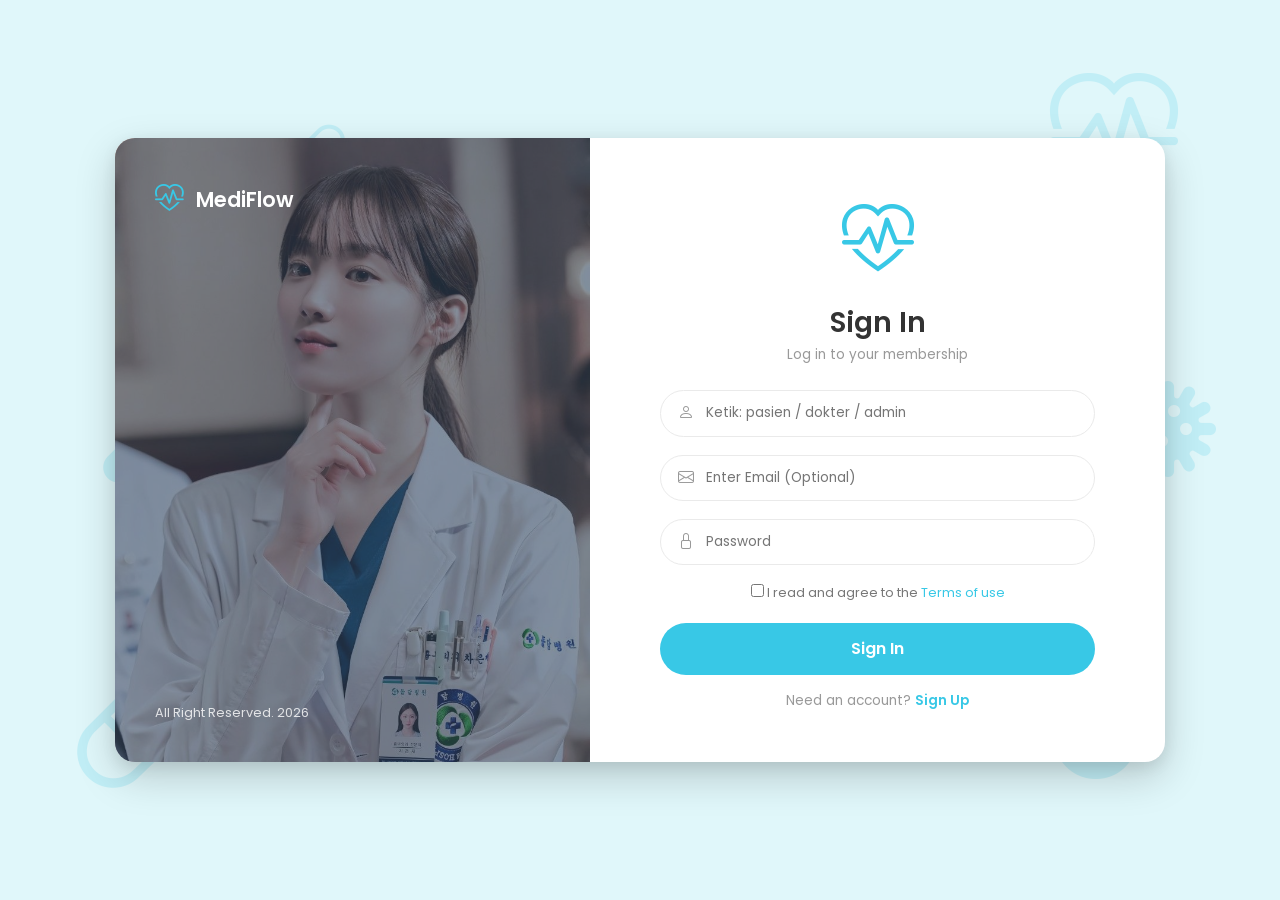
<file: index.html>
<!DOCTYPE html>
<html lang="id">
<head>
    <meta charset="UTF-8">
    <meta name="viewport" content="width=device-width, initial-scale=1.0">
    <title>MediFlow - Sign In</title>
    <link href="https://cdn.jsdelivr.net/npm/bootstrap@5.3.0/dist/css/bootstrap.min.css" rel="stylesheet">
    <link rel="stylesheet" href="https://cdn.jsdelivr.net/npm/bootstrap-icons@1.11.1/font/bootstrap-icons.css">
    <link href="https://fonts.googleapis.com/css2?family=Poppins:wght@400;500;600;700&display=swap" rel="stylesheet">
    
    <style>
        /* RESET DASAR */
        * { box-sizing: border-box; }

        /* --- ANIMASI MELAYANG HALUS --- */
        @keyframes floatAnim {
            0%, 100% { transform: translateY(0) rotate(0deg); }
            50% { transform: translateY(-25px) rotate(8deg); }
        }

        /* --- LATAR BELAKANG BIRU MUDA BERSIH --- */
        body.login-mode {
            background-color: #e0f7fa; 
            min-height: 100vh;
            display: flex;
            align-items: center;
            justify-content: center;
            margin: 0;
            padding: 20px;
            overflow: hidden;
            position: relative;
            font-family: 'Poppins', sans-serif;
        }

        /* --- SISTEM IKON BACKGROUND ALAT MEDIS --- */
        .bg-icon-container {
            position: absolute;
            top: 0; left: 0; width: 100%; height: 100%;
            z-index: 0;
            pointer-events: none;
        }

        .bg-icon {
            position: absolute;
            color: #38c8e6; 
            opacity: 0.18; 
            animation: floatAnim 8s ease-in-out infinite;
        }

        /* Sebaran Ikon Alat Medis di Seluruh Layar */
        .i1 { top: 5%; left: 5%; font-size: 7rem; }
        .i2 { top: 12%; left: 22%; font-size: 4rem; animation-delay: 1s; }
        .i3 { top: 5%; right: 8%; font-size: 8rem; animation-delay: 2s; }
        .i4 { top: 25%; right: 20%; font-size: 5rem; animation-delay: 0.5s; }
        .i5 { bottom: 8%; left: 6%; font-size: 9rem; animation-delay: 3s; }
        .i6 { bottom: 25%; left: 25%; font-size: 4rem; animation-delay: 1.5s; }
        .i7 { bottom: 10%; right: 10%; font-size: 7rem; animation-delay: 4s; }
        .i8 { bottom: 35%; right: 28%; font-size: 5rem; animation-delay: 2.5s; }
        .i9 { top: 45%; left: 8%; font-size: 5rem; animation-delay: 1.2s; }
        .i10 { top: 40%; right: 5%; font-size: 6rem; animation-delay: 0.8s; }
        .i11 { top: 20%; left: 40%; font-size: 3.5rem; animation-delay: 4.5s; }
        .i12 { bottom: 20%; right: 45%; font-size: 4.5rem; animation-delay: 3.2s; }

        /* --- LAYOUT LOGIN UTAMA --- */
        .login-wrapper {
            position: relative;
            z-index: 10;
        }

        .login-split {
            box-shadow: 0 15px 40px rgba(0, 0, 0, 0.18), 0 5px 15px rgba(0, 0, 0, 0.08);
            border-radius: 20px;
            overflow: hidden;
            background: white;
            display: flex;
            width: 1050px; 
            max-width: 100%;
            min-height: 580px; 
        }

        .log-left {
            flex: 1; 
            position: relative; 
            overflow: hidden; 
            padding: 40px; 
            display: flex; 
            flex-direction: column; 
            justify-content: space-between;
        }

        .log-right {
            flex: 1.1; 
            padding: 50px 70px; 
            display: flex;
            flex-direction: column;
            justify-content: center;
            align-items: stretch; 
        }

        .slider-overlay {
            position: absolute;
            top: 0; left: 0; right: 0; bottom: 0;
            background: rgba(52, 73, 94, 0.6); 
            z-index: 1;
        }

        /* Branding Panel Kiri */
        .cal-logo {
            display: flex; align-items: center; 
            color: white; font-weight: 600; font-size: 1.3rem;
            position: relative; z-index: 2;
        }
        .cal-logo i { font-size: 1.8rem; margin-right: 12px; color: #38c8e6; }

        /* Ikon Header Form Kanan */
        .form-logo { text-align: center; margin-bottom: 10px; }
        .form-logo i { font-size: 4.5rem; color: #38c8e6; }

        /* Input Styling */
        .input-icon { position: relative; margin-bottom: 18px; width: 100%; }
        .input-icon i { position: absolute; left: 18px; top: 50%; transform: translateY(-50%); color: #999; z-index: 5;}
        
        .cal-input {
            width: 100%; border-radius: 50px !important;
            padding: 12px 15px 12px 45px !important; 
            border: 1px solid #eaeaea !important;
            font-size: 0.85rem; color: #555;
        }
        .cal-input:focus { border-color: #38c8e6 !important; box-shadow: 0 0 0 3px rgba(56, 200, 230, 0.1) !important; outline: none;}

        .btn-cal {
            background-color: #38c8e6; color: white; border: none; width: 100%; padding: 14px;
            border-radius: 50px; font-weight: 600; transition: 0.3s; margin-top: 5px;
        }
        .btn-cal:hover { background-color: #2ab5d3; transform: translateY(-2px); }

        .cal-footer { position: relative; z-index: 2; color: rgba(255,255,255,0.8); font-size: 0.8rem; }
    </style>
</head>
<body class="login-mode">

    <div class="bg-icon-container">
        <i class="bi bi-stethoscope bg-icon i1"></i>
        <i class="bi bi-capsule bg-icon i2"></i>
        <i class="bi bi-heart-pulse bg-icon i3"></i>
        <i class="bi bi-syringe bg-icon i4"></i>
        <i class="bi bi-bandaid bg-icon i5"></i>
        <i class="bi bi-thermometer-half bg-icon i6"></i>
        <i class="bi bi-droplet-fill bg-icon i7"></i>
        <i class="bi bi-clipboard2-pulse bg-icon i8"></i>
        <i class="bi bi-capsule-pill bg-icon i9"></i>
        <i class="bi bi-virus bg-icon i10"></i>
        <i class="bi bi-medicine-bottle bg-icon i11"></i>
        <i class="bi bi-lungs bg-icon i12"></i>
    </div>

    <div class="login-wrapper">
        <div class="login-split">
            
            <div class="log-left">
                <img id="slider-image" src="images/wallpaper/rs1.jpg" style="position: absolute; top: 0; left: 0; width: 100%; height: 100%; object-fit: cover; z-index: 0; transition: opacity 0.8s ease-in-out;">
                <div class="slider-overlay"></div>
                <div class="cal-logo">
                    <i class="bi bi-heart-pulse"></i>
                    <span>MediFlow</span>
                </div>
                <div class="cal-footer">
                    All Right Reserved. 2026
                </div>
            </div>

            <div class="log-right">
                <div class="form-center">
                    <div class="form-logo">
                        <i class="bi bi-heart-pulse"></i>
                    </div>
                    <h3 style="color: #333; text-align: center; margin-bottom: 5px; font-weight: 600;">Sign In</h3>
                    <p style="color: #999; text-align: center; font-size: 0.85rem; margin-bottom: 25px;">Log in to your membership</p>

                    <div class="input-icon">
                        <i class="bi bi-person"></i>
                        <input type="text" id="loginUsername" class="cal-input" placeholder="Ketik: pasien / dokter / admin">
                    </div>
                    <div class="input-icon">
                        <i class="bi bi-envelope"></i>
                        <input type="email" class="cal-input" placeholder="Enter Email (Optional)">
                    </div>
                    <div class="input-icon">
                        <i class="bi bi-lock"></i>
                        <input type="password" class="cal-input" placeholder="Password">
                    </div>

                    <div class="text-center mb-3" style="font-size: 0.8rem;">
                        <input type="checkbox" id="terms">
                        <label for="terms" style="color: #777;"> I read and agree to the <a href="#" style="color: #38c8e6; text-decoration: none;">Terms of use</a></label>
                    </div>

                    <button class="btn-cal" onclick="prosesLoginManual()">Sign In</button>

                    <div class="text-center mt-3" style="font-size: 0.85rem; color: #999;">
                        Need an account? <a href="#" style="color: #38c8e6; text-decoration: none; font-weight: 600;">Sign Up</a>
                    </div>
                </div>
            </div>

        </div>
    </div>

    <script src="js/script.js"></script>

    <script>
        // 💥 LOGIKA LOGIN PINTAR (SUDAH DIUPDATE NAMA FILENYA) 💥
        function prosesLoginManual() {
            // Ambil apa yang diketik user di kotak username
            let inputUser = document.getElementById("loginUsername").value.toLowerCase().trim();

            if (inputUser === "dokter") {
                window.location.href = "pages/dokter/dashboard.dokter.html";
            } else if (inputUser === "pasien") {
                window.location.href = "pages/pasien/dashboard.pasien.html";
            } else if (inputUser === "admin") {
                window.location.href = "pages/admin/dashboard.admin.html";
            } else {
                alert("Silakan ketik 'pasien', 'dokter', atau 'admin' pada kolom User Name untuk melanjutkan uji coba sistem.");
            }
        }

        // SLIDER GAMBAR KIRI
        const sliderImg = document.getElementById('slider-image');
        const images = [
            "images/wallpaper/rs1.jpg", 
            "images/wallpaper/rs2.jpg", 
            "images/wallpaper/rs3.jpg", 
            "images/wallpaper/rs4.jpg", 
            "images/wallpaper/rs5.png"
        ];
        
        // Preload images agar transisi tidak ngelag
        images.forEach(src => { let i = new Image(); i.src = src; });
        
        let i = 0;
        function gantiGambar() {
            i = (i + 1) % images.length; 
            sliderImg.style.opacity = 0; 
            setTimeout(() => {
                sliderImg.src = images[i];
                sliderImg.style.opacity = 1; 
            }, 800); 
        }
        setInterval(gantiGambar, 4500);
    </script>
</body>
</html>
</file>
